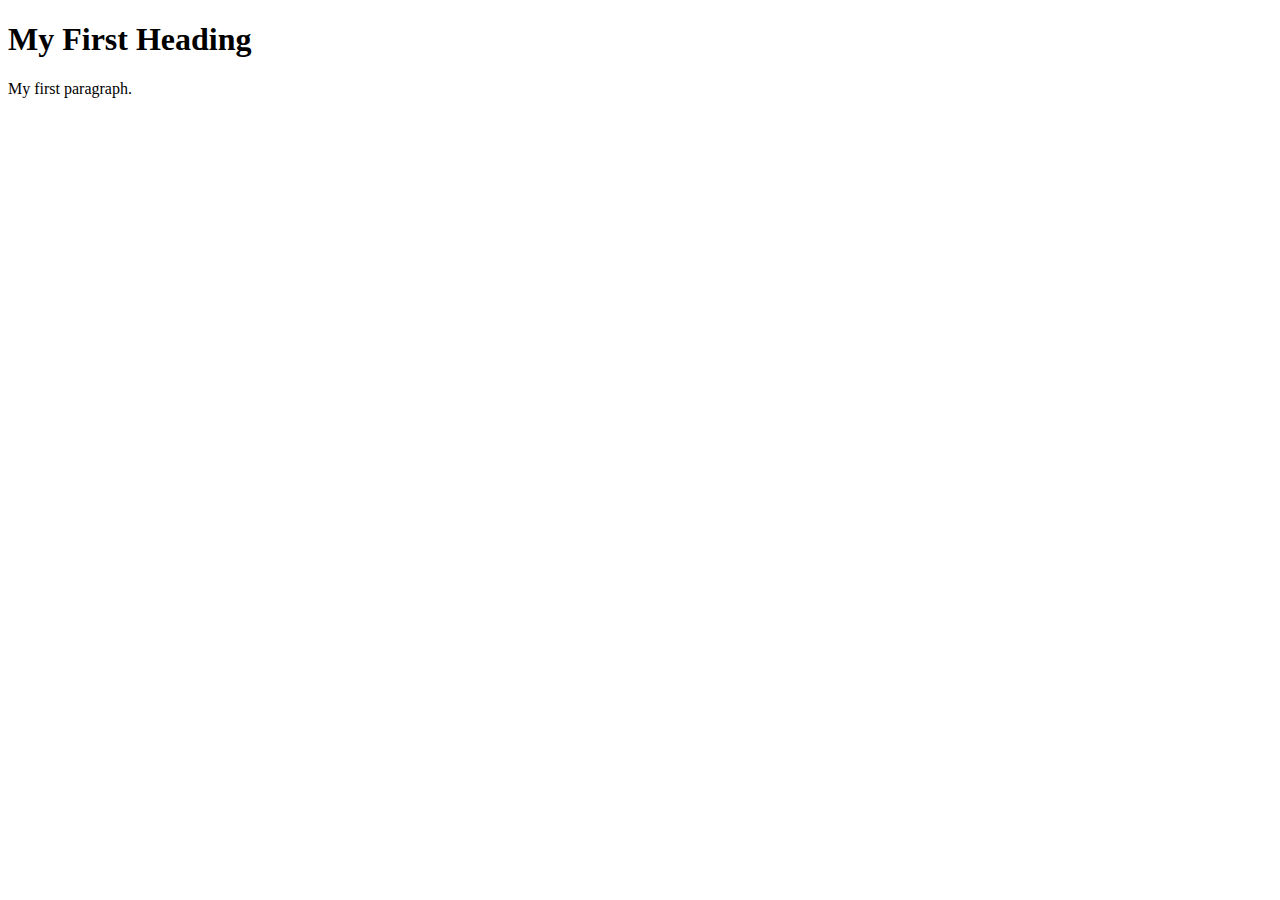
<file: Example1.html>
<!DOCTYPE html>
<html>

<!-- Richard Davies, Data Science -->

<!-- Commenting you code is vital, vital, vital -->
<!-- This is how you add comments to HTML -->

<!-- You can also include
multi - line comments
if you find that useful -->

<!-- To comment something out, use the short-cut CTRL & the "/" key (command + "/" on Mac)-->

<!-- HTML files have two fundamental parts. (1) The head, (2) The body -->

<!-- The head contains things that you do not see on the page -->

<head>
    <title>Page Title</title>
</head>

<!-- The body contains thigs you see -->
<!-- Most elements both open and close, with the content in the middle -->
<!-- Indenting is optional, but helps with readability -->
<body>
    <h1>My First Heading</h1>
    <p>My first paragraph.</p>
</body>
</html>
</file>
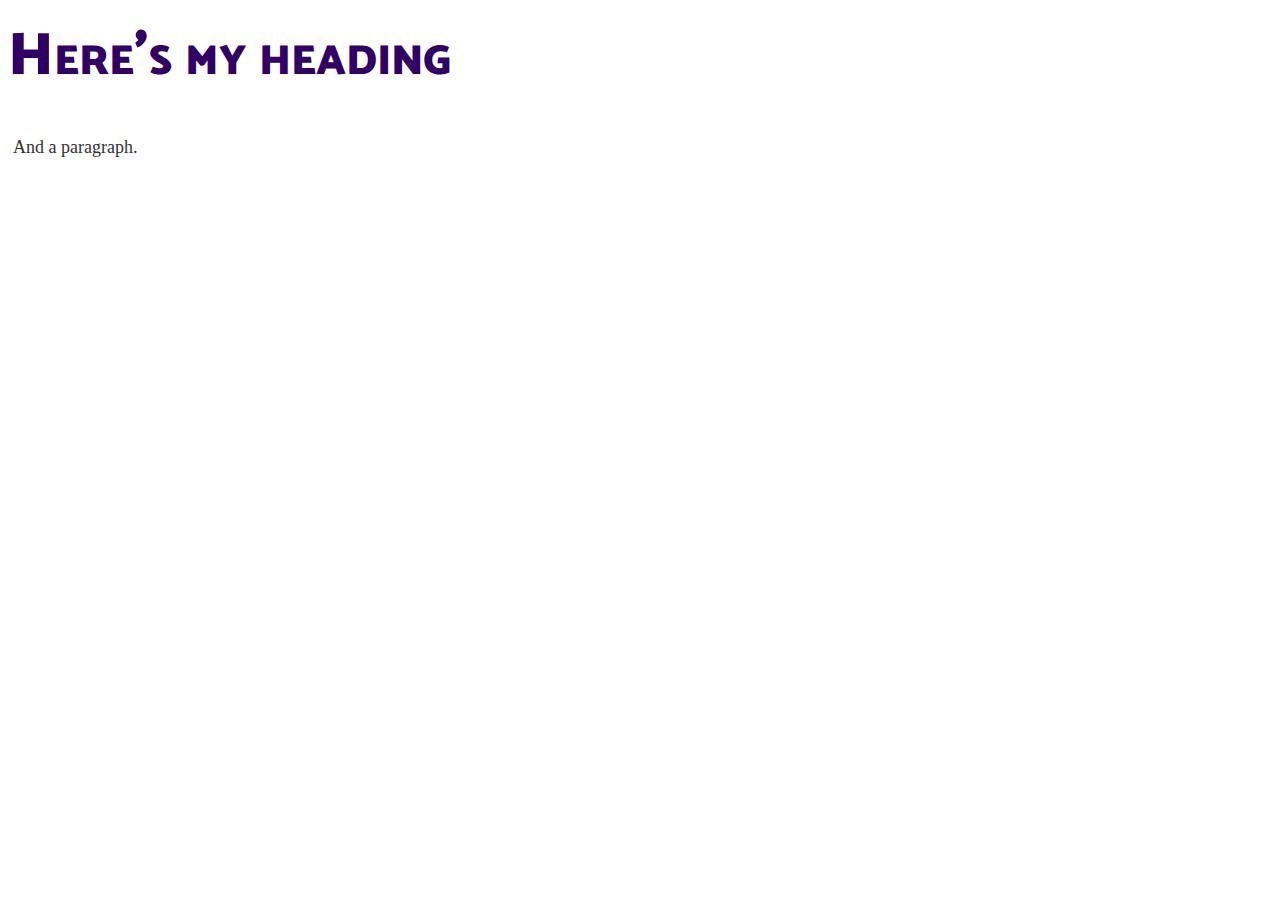
<file: Example2.html>
<!DOCTYPE html>

<!-- Richard Davies, Data Science -->

<html>

<head>
    <title>Richard's Second Example</title>

<!-- Link to my CSS file -->
<!-- The link needs to point to the CSS file, so it needs to be in the right place -->
    <link rel="stylesheet" href="Example2.css">
</head>


<body>

<h1>Here's my heading</h1>
<p>And a paragraph.</p>

</body>
</html>
</file>
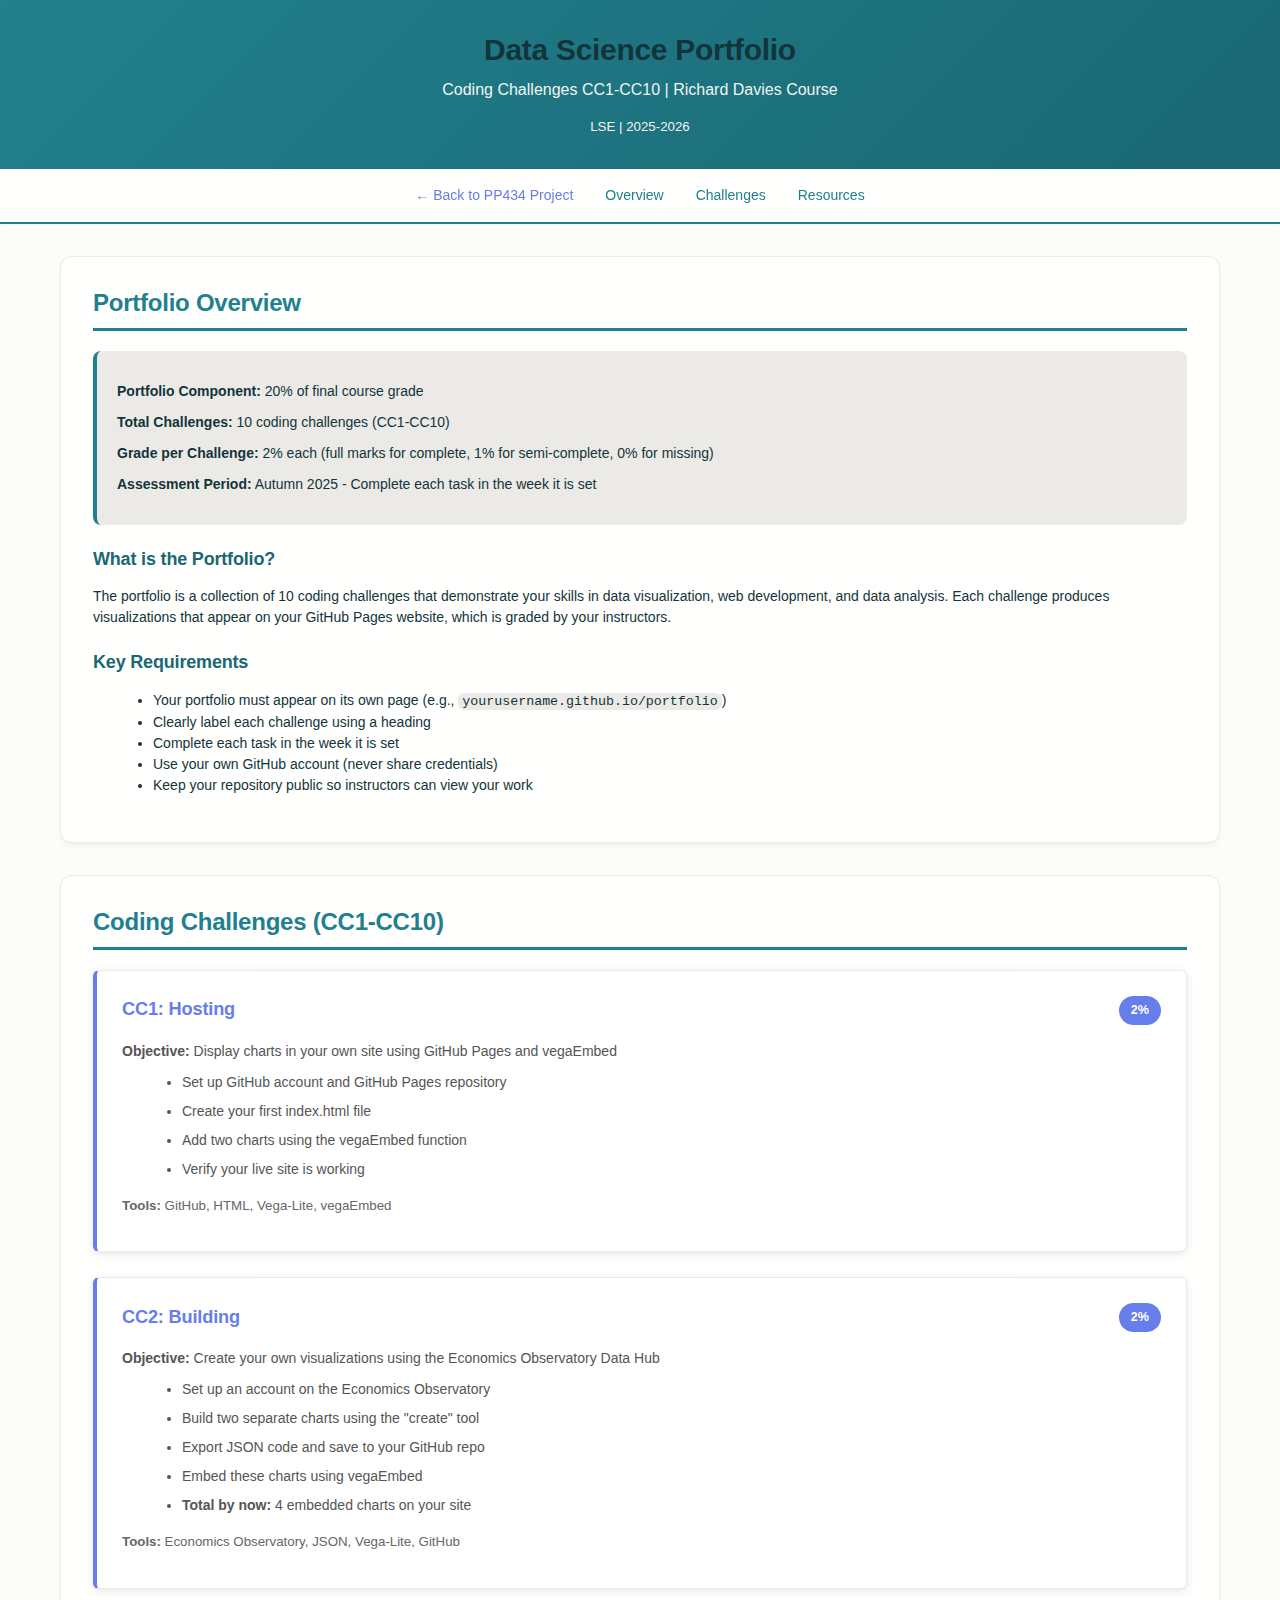
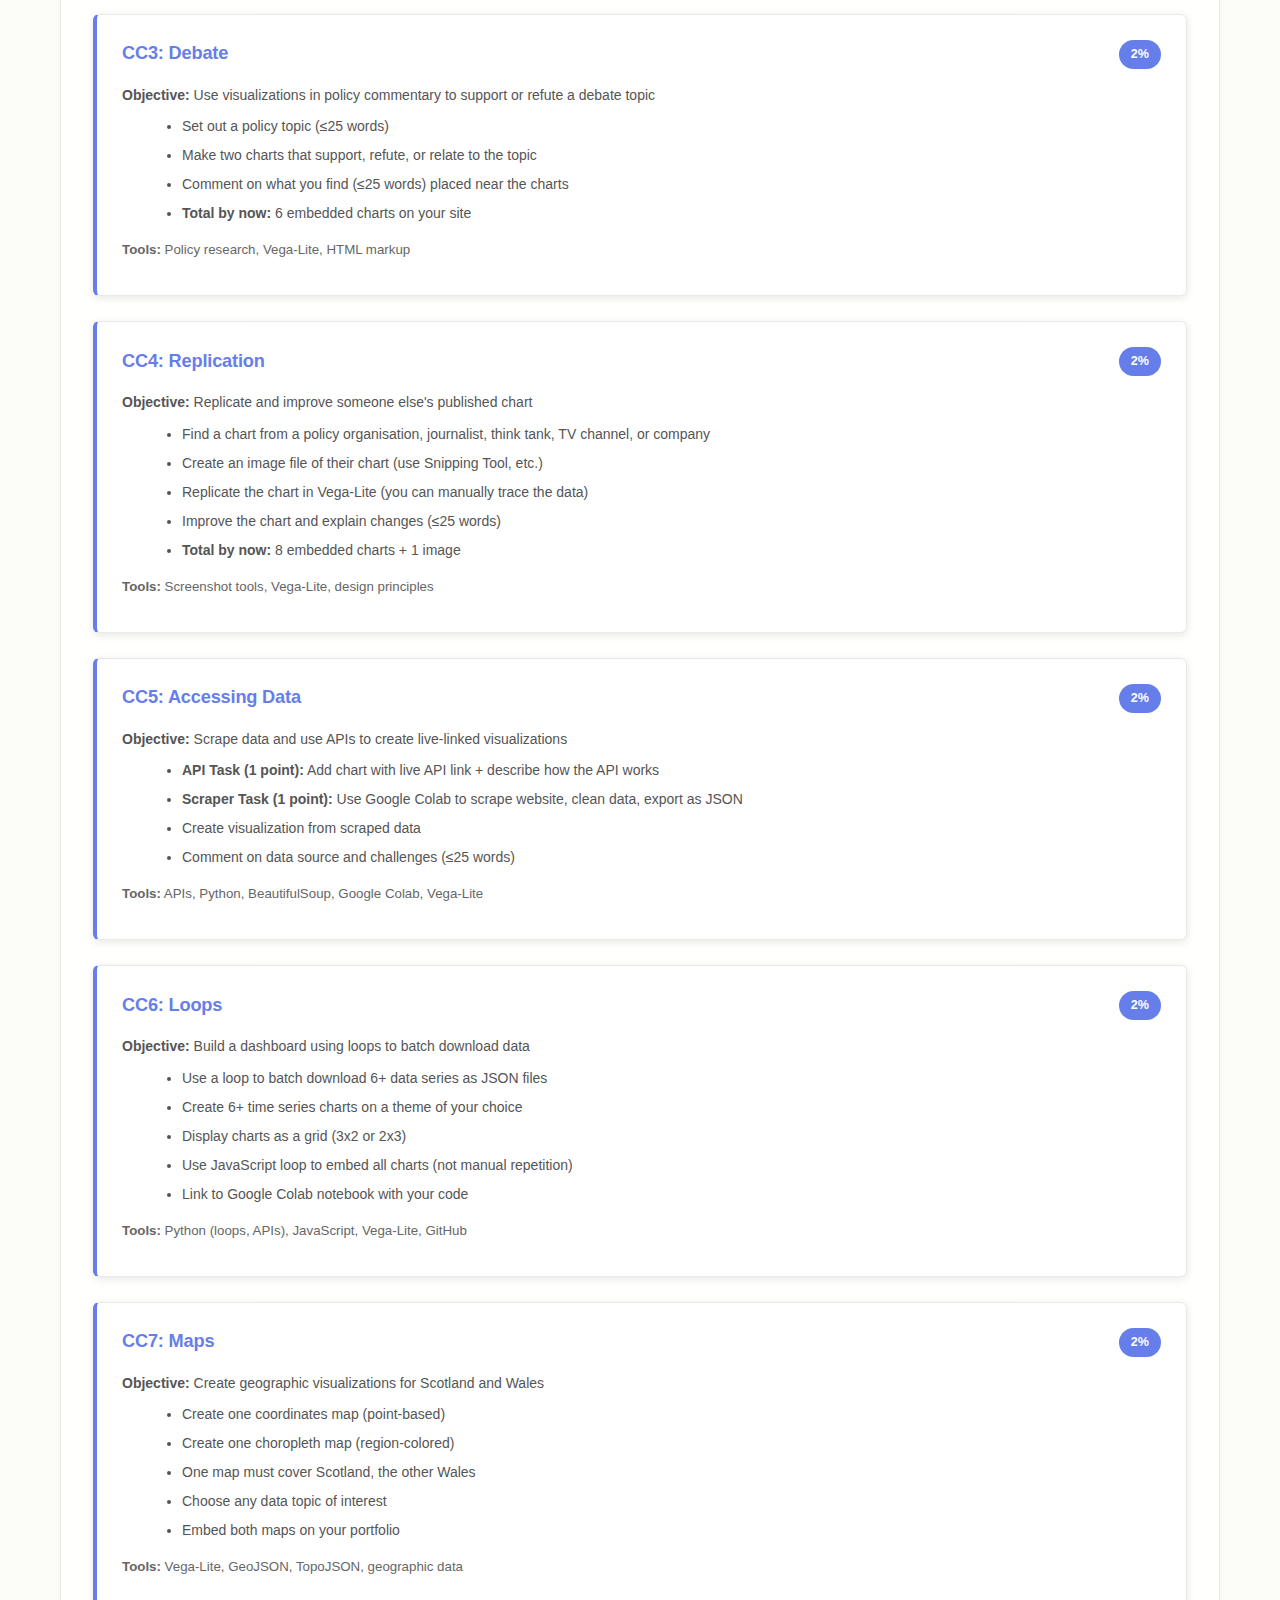
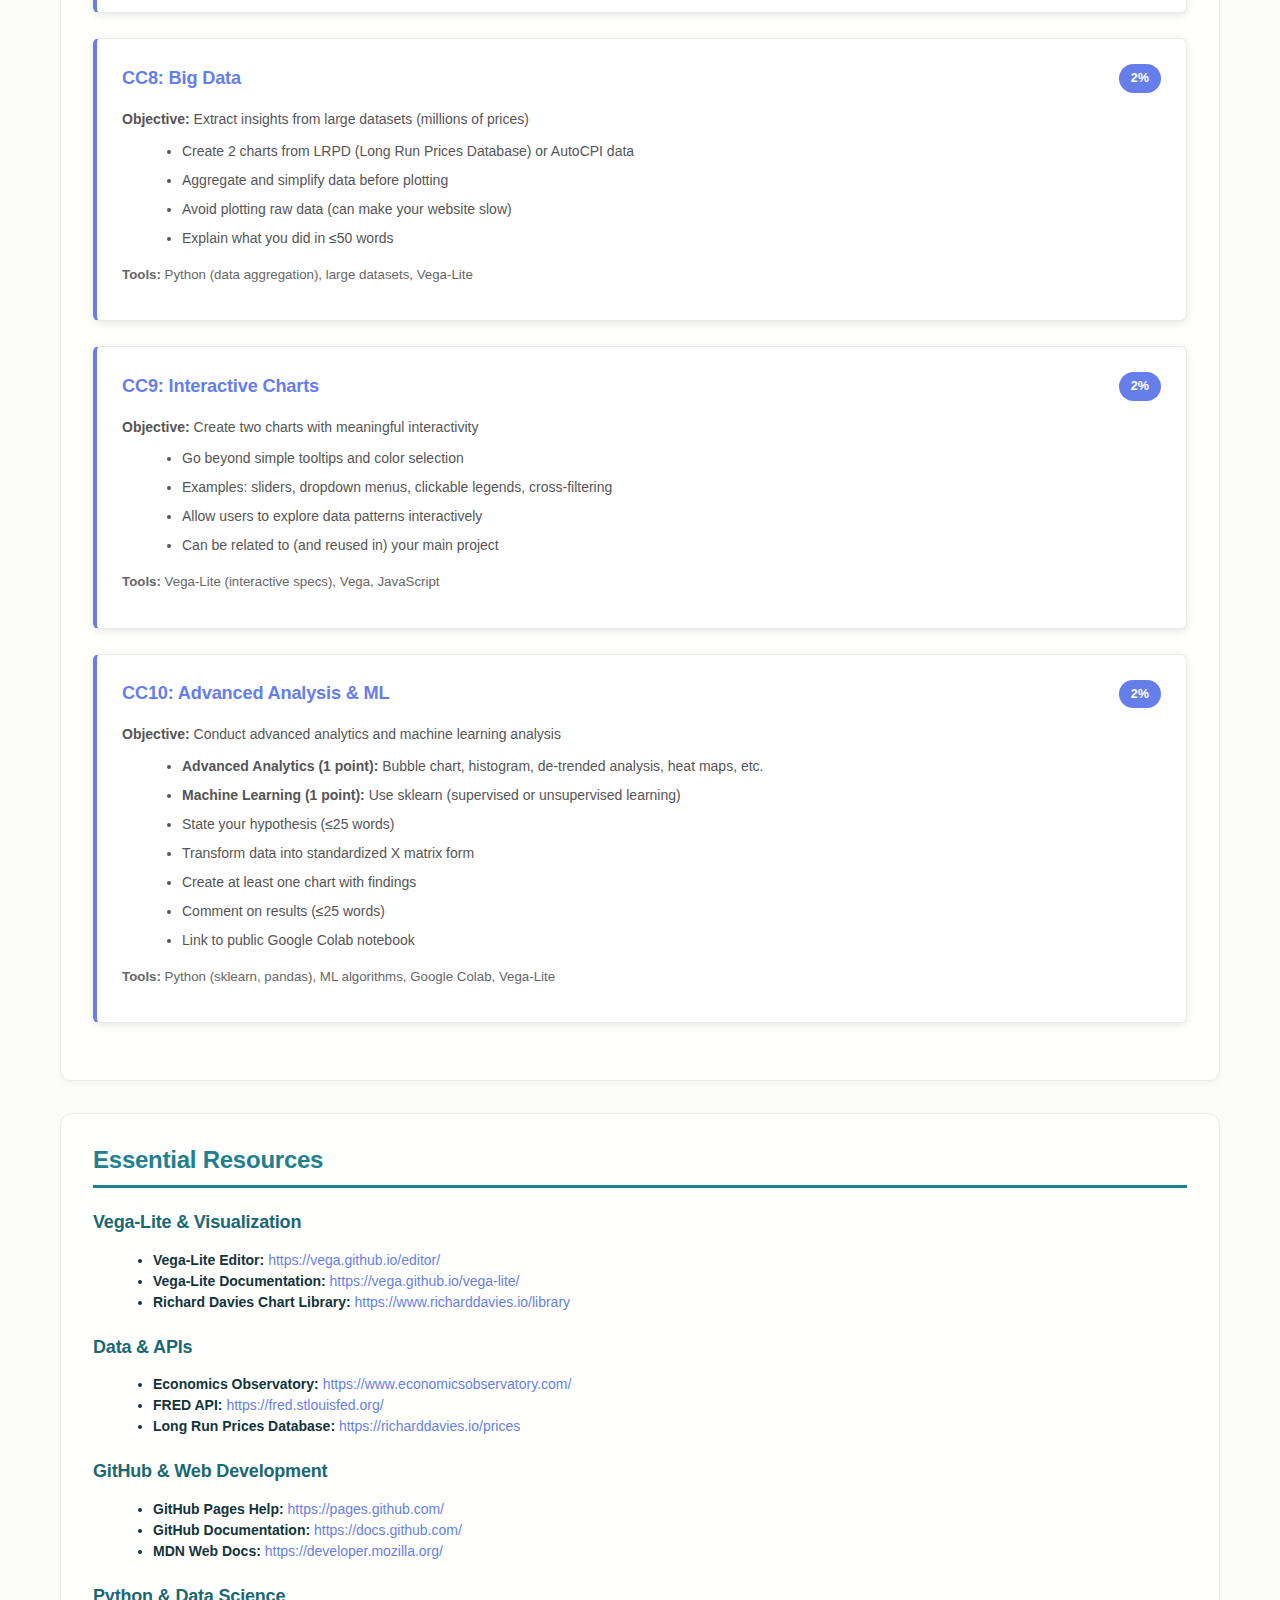
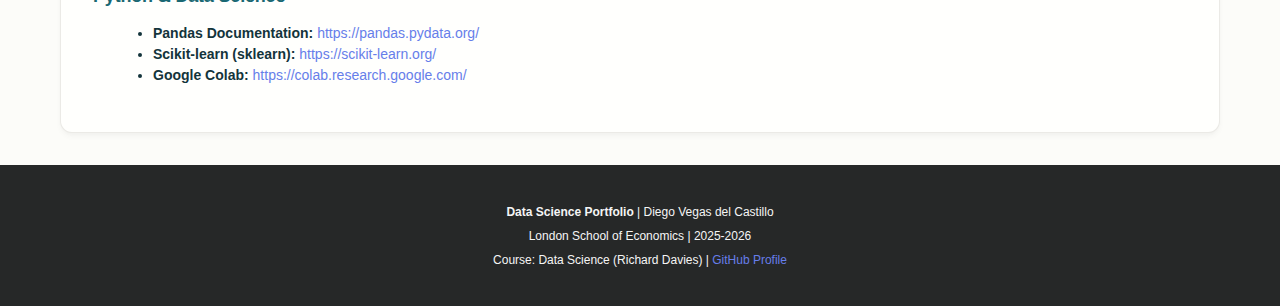
<file: pp434/portfolio.html>
<!DOCTYPE html>
<html lang="en">
<head>
    <meta charset="UTF-8">
    <meta name="viewport" content="width=device-width, initial-scale=1.0">
    <meta name="description" content="Data Science Portfolio - Coding Challenges CC1 to CC10">
    <title>Portfolio Tasks | CC1-CC10 | Data Science</title>
    
    <!-- External Stylesheet -->
    <link rel="stylesheet" type="text/css" href="CSS/index.css">
</head>
<body>
    <header>
        <h1>Data Science Portfolio</h1>
        <p>Coding Challenges CC1-CC10 | Richard Davies Course</p>
        <p style="font-size: 0.95em; margin-top: 15px;">LSE | 2025-2026</p>
    </header>
    
    <nav>
        <ul>
            <li><a href="index.html" style="color: #667eea; font-weight: 500;">← Back to PP434 Project</a></li>
            <li><a onclick="scrollToSection('intro')">Overview</a></li>
            <li><a onclick="scrollToSection('challenges')">Challenges</a></li>
            <li><a onclick="scrollToSection('resources')">Resources</a></li>
        </ul>
    </nav>
    
    <main>
        <!-- INTRODUCTION SECTION -->
        <section id="intro">
            <h2>Portfolio Overview</h2>
            <div class="intro-text">
                <p><strong>Portfolio Component:</strong> 20% of final course grade</p>
                <p><strong>Total Challenges:</strong> 10 coding challenges (CC1-CC10)</p>
                <p><strong>Grade per Challenge:</strong> 2% each (full marks for complete, 1% for semi-complete, 0% for missing)</p>
                <p><strong>Assessment Period:</strong> Autumn 2025 - Complete each task in the week it is set</p>
            </div>
            
            <h3>What is the Portfolio?</h3>
            <p>The portfolio is a collection of 10 coding challenges that demonstrate your skills in data visualization, web development, and data analysis. Each challenge produces visualizations that appear on your GitHub Pages website, which is graded by your instructors.</p>
            
            <h3>Key Requirements</h3>
            <ul style="margin-left: 20px; margin-top: 15px;">
                <li>Your portfolio must appear on its own page (e.g., <code>yourusername.github.io/portfolio</code>)</li>
                <li>Clearly label each challenge using a heading</li>
                <li>Complete each task in the week it is set</li>
                <li>Use your own GitHub account (never share credentials)</li>
                <li>Keep your repository public so instructors can view your work</li>
            </ul>
        </section>
        
        <!-- CHALLENGES SECTION -->
        <section id="challenges">
            <h2>Coding Challenges (CC1-CC10)</h2>
            
            <!-- CC1 -->
            <div class="portfolio-card">
                <div class="cc-header">
                    <h3>CC1: Hosting</h3>
                    <span class="cc-grade">2%</span>
                </div>
                <p><strong>Objective:</strong> Display charts in your own site using GitHub Pages and vegaEmbed</p>
                <ul style="margin-left: 20px; margin-top: 10px;">
                    <li>Set up GitHub account and GitHub Pages repository</li>
                    <li>Create your first index.html file</li>
                    <li>Add two charts using the vegaEmbed function</li>
                    <li>Verify your live site is working</li>
                </ul>
                <p style="margin-top: 15px; color: #666; font-size: 0.95em;"><strong>Tools:</strong> GitHub, HTML, Vega-Lite, vegaEmbed</p>
            </div>
            
            <!-- CC2 -->
            <div class="portfolio-card">
                <div class="cc-header">
                    <h3>CC2: Building</h3>
                    <span class="cc-grade">2%</span>
                </div>
                <p><strong>Objective:</strong> Create your own visualizations using the Economics Observatory Data Hub</p>
                <ul style="margin-left: 20px; margin-top: 10px;">
                    <li>Set up an account on the Economics Observatory</li>
                    <li>Build two separate charts using the "create" tool</li>
                    <li>Export JSON code and save to your GitHub repo</li>
                    <li>Embed these charts using vegaEmbed</li>
                    <li><strong>Total by now:</strong> 4 embedded charts on your site</li>
                </ul>
                <p style="margin-top: 15px; color: #666; font-size: 0.95em;"><strong>Tools:</strong> Economics Observatory, JSON, Vega-Lite, GitHub</p>
            </div>
            
            <!-- CC3 -->
            <div class="portfolio-card">
                <div class="cc-header">
                    <h3>CC3: Debate</h3>
                    <span class="cc-grade">2%</span>
                </div>
                <p><strong>Objective:</strong> Use visualizations in policy commentary to support or refute a debate topic</p>
                <ul style="margin-left: 20px; margin-top: 10px;">
                    <li>Set out a policy topic (≤25 words)</li>
                    <li>Make two charts that support, refute, or relate to the topic</li>
                    <li>Comment on what you find (≤25 words) placed near the charts</li>
                    <li><strong>Total by now:</strong> 6 embedded charts on your site</li>
                </ul>
                <p style="margin-top: 15px; color: #666; font-size: 0.95em;"><strong>Tools:</strong> Policy research, Vega-Lite, HTML markup</p>
            </div>
            
            <!-- CC4 -->
            <div class="portfolio-card">
                <div class="cc-header">
                    <h3>CC4: Replication</h3>
                    <span class="cc-grade">2%</span>
                </div>
                <p><strong>Objective:</strong> Replicate and improve someone else's published chart</p>
                <ul style="margin-left: 20px; margin-top: 10px;">
                    <li>Find a chart from a policy organisation, journalist, think tank, TV channel, or company</li>
                    <li>Create an image file of their chart (use Snipping Tool, etc.)</li>
                    <li>Replicate the chart in Vega-Lite (you can manually trace the data)</li>
                    <li>Improve the chart and explain changes (≤25 words)</li>
                    <li><strong>Total by now:</strong> 8 embedded charts + 1 image</li>
                </ul>
                <p style="margin-top: 15px; color: #666; font-size: 0.95em;"><strong>Tools:</strong> Screenshot tools, Vega-Lite, design principles</p>
            </div>
            
            <!-- CC5 -->
            <div class="portfolio-card">
                <div class="cc-header">
                    <h3>CC5: Accessing Data</h3>
                    <span class="cc-grade">2%</span>
                </div>
                <p><strong>Objective:</strong> Scrape data and use APIs to create live-linked visualizations</p>
                <ul style="margin-left: 20px; margin-top: 10px;">
                    <li><strong>API Task (1 point):</strong> Add chart with live API link + describe how the API works</li>
                    <li><strong>Scraper Task (1 point):</strong> Use Google Colab to scrape website, clean data, export as JSON</li>
                    <li>Create visualization from scraped data</li>
                    <li>Comment on data source and challenges (≤25 words)</li>
                </ul>
                <p style="margin-top: 15px; color: #666; font-size: 0.95em;"><strong>Tools:</strong> APIs, Python, BeautifulSoup, Google Colab, Vega-Lite</p>
            </div>
            
            <!-- CC6 -->
            <div class="portfolio-card">
                <div class="cc-header">
                    <h3>CC6: Loops</h3>
                    <span class="cc-grade">2%</span>
                </div>
                <p><strong>Objective:</strong> Build a dashboard using loops to batch download data</p>
                <ul style="margin-left: 20px; margin-top: 10px;">
                    <li>Use a loop to batch download 6+ data series as JSON files</li>
                    <li>Create 6+ time series charts on a theme of your choice</li>
                    <li>Display charts as a grid (3x2 or 2x3)</li>
                    <li>Use JavaScript loop to embed all charts (not manual repetition)</li>
                    <li>Link to Google Colab notebook with your code</li>
                </ul>
                <p style="margin-top: 15px; color: #666; font-size: 0.95em;"><strong>Tools:</strong> Python (loops, APIs), JavaScript, Vega-Lite, GitHub</p>
            </div>
            
            <!-- CC7 -->
            <div class="portfolio-card">
                <div class="cc-header">
                    <h3>CC7: Maps</h3>
                    <span class="cc-grade">2%</span>
                </div>
                <p><strong>Objective:</strong> Create geographic visualizations for Scotland and Wales</p>
                <ul style="margin-left: 20px; margin-top: 10px;">
                    <li>Create one coordinates map (point-based)</li>
                    <li>Create one choropleth map (region-colored)</li>
                    <li>One map must cover Scotland, the other Wales</li>
                    <li>Choose any data topic of interest</li>
                    <li>Embed both maps on your portfolio</li>
                </ul>
                <p style="margin-top: 15px; color: #666; font-size: 0.95em;"><strong>Tools:</strong> Vega-Lite, GeoJSON, TopoJSON, geographic data</p>
            </div>
            
            <!-- CC8 -->
            <div class="portfolio-card">
                <div class="cc-header">
                    <h3>CC8: Big Data</h3>
                    <span class="cc-grade">2%</span>
                </div>
                <p><strong>Objective:</strong> Extract insights from large datasets (millions of prices)</p>
                <ul style="margin-left: 20px; margin-top: 10px;">
                    <li>Create 2 charts from LRPD (Long Run Prices Database) or AutoCPI data</li>
                    <li>Aggregate and simplify data before plotting</li>
                    <li>Avoid plotting raw data (can make your website slow)</li>
                    <li>Explain what you did in ≤50 words</li>
                </ul>
                <p style="margin-top: 15px; color: #666; font-size: 0.95em;"><strong>Tools:</strong> Python (data aggregation), large datasets, Vega-Lite</p>
            </div>
            
            <!-- CC9 -->
            <div class="portfolio-card">
                <div class="cc-header">
                    <h3>CC9: Interactive Charts</h3>
                    <span class="cc-grade">2%</span>
                </div>
                <p><strong>Objective:</strong> Create two charts with meaningful interactivity</p>
                <ul style="margin-left: 20px; margin-top: 10px;">
                    <li>Go beyond simple tooltips and color selection</li>
                    <li>Examples: sliders, dropdown menus, clickable legends, cross-filtering</li>
                    <li>Allow users to explore data patterns interactively</li>
                    <li>Can be related to (and reused in) your main project</li>
                </ul>
                <p style="margin-top: 15px; color: #666; font-size: 0.95em;"><strong>Tools:</strong> Vega-Lite (interactive specs), Vega, JavaScript</p>
            </div>
            
            <!-- CC10 -->
            <div class="portfolio-card">
                <div class="cc-header">
                    <h3>CC10: Advanced Analysis & ML</h3>
                    <span class="cc-grade">2%</span>
                </div>
                <p><strong>Objective:</strong> Conduct advanced analytics and machine learning analysis</p>
                <ul style="margin-left: 20px; margin-top: 10px;">
                    <li><strong>Advanced Analytics (1 point):</strong> Bubble chart, histogram, de-trended analysis, heat maps, etc.</li>
                    <li><strong>Machine Learning (1 point):</strong> Use sklearn (supervised or unsupervised learning)</li>
                    <li>State your hypothesis (≤25 words)</li>
                    <li>Transform data into standardized X matrix form</li>
                    <li>Create at least one chart with findings</li>
                    <li>Comment on results (≤25 words)</li>
                    <li>Link to public Google Colab notebook</li>
                </ul>
                <p style="margin-top: 15px; color: #666; font-size: 0.95em;"><strong>Tools:</strong> Python (sklearn, pandas), ML algorithms, Google Colab, Vega-Lite</p>
            </div>
        </section>
        
        <!-- RESOURCES SECTION -->
        <section id="resources">
            <h2>Essential Resources</h2>
            
            <h3>Vega-Lite & Visualization</h3>
            <ul style="margin-left: 20px; margin-top: 10px;">
                <li><strong>Vega-Lite Editor:</strong> <a href="https://vega.github.io/editor/" target="_blank" style="color: #667eea;">https://vega.github.io/editor/</a></li>
                <li><strong>Vega-Lite Documentation:</strong> <a href="https://vega.github.io/vega-lite/" target="_blank" style="color: #667eea;">https://vega.github.io/vega-lite/</a></li>
                <li><strong>Richard Davies Chart Library:</strong> <a href="https://www.richarddavies.io/library" target="_blank" style="color: #667eea;">https://www.richarddavies.io/library</a></li>
            </ul>
            
            <h3>Data & APIs</h3>
            <ul style="margin-left: 20px; margin-top: 15px;">
                <li><strong>Economics Observatory:</strong> <a href="https://www.economicsobservatory.com/" target="_blank" style="color: #667eea;">https://www.economicsobservatory.com/</a></li>
                <li><strong>FRED API:</strong> <a href="https://fred.stlouisfed.org/" target="_blank" style="color: #667eea;">https://fred.stlouisfed.org/</a></li>
                <li><strong>Long Run Prices Database:</strong> <a href="https://richarddavies.io/prices" target="_blank" style="color: #667eea;">https://richarddavies.io/prices</a></li>
            </ul>
            
            <h3>GitHub & Web Development</h3>
            <ul style="margin-left: 20px; margin-top: 15px;">
                <li><strong>GitHub Pages Help:</strong> <a href="https://pages.github.com/" target="_blank" style="color: #667eea;">https://pages.github.com/</a></li>
                <li><strong>GitHub Documentation:</strong> <a href="https://docs.github.com/" target="_blank" style="color: #667eea;">https://docs.github.com/</a></li>
                <li><strong>MDN Web Docs:</strong> <a href="https://developer.mozilla.org/" target="_blank" style="color: #667eea;">https://developer.mozilla.org/</a></li>
            </ul>
            
            <h3>Python & Data Science</h3>
            <ul style="margin-left: 20px; margin-top: 15px;">
                <li><strong>Pandas Documentation:</strong> <a href="https://pandas.pydata.org/" target="_blank" style="color: #667eea;">https://pandas.pydata.org/</a></li>
                <li><strong>Scikit-learn (sklearn):</strong> <a href="https://scikit-learn.org/" target="_blank" style="color: #667eea;">https://scikit-learn.org/</a></li>
                <li><strong>Google Colab:</strong> <a href="https://colab.research.google.com/" target="_blank" style="color: #667eea;">https://colab.research.google.com/</a></li>
            </ul>
        </section>
    </main>
    
    <footer>
        <p><strong>Data Science Portfolio</strong> | Diego Vegas del Castillo</p>
        <p>London School of Economics | 2025-2026</p>
        <p>Course: Data Science (Richard Davies) | <a href="https://github.com/dvegasdelcastillo" style="color: #667eea;">GitHub Profile</a></p>
    </footer>
    
    <script>
        function scrollToSection(sectionId) {
            const element = document.getElementById(sectionId);
            if (element) {
                element.scrollIntoView({ behavior: 'smooth' });
            }
        }
    </script>

    <style>
        .cc-header {
            display: flex;
            align-items: center;
            justify-content: space-between;
            margin-bottom: 15px;
        }

        .cc-header h3 {
            margin: 0;
            color: #667eea;
            font-size: 1.3em;
        }

        .cc-grade {
            background: #667eea;
            color: white;
            padding: 5px 12px;
            border-radius: 20px;
            font-weight: 600;
            font-size: 0.9em;
        }

        .portfolio-card {
            background: white;
            border-left: 4px solid #667eea;
            padding: 25px;
            margin-bottom: 25px;
            border-radius: 6px;
            box-shadow: 0 2px 8px rgba(0,0,0,0.1);
        }

        .portfolio-card p {
            margin: 10px 0;
            color: #555;
            line-height: 1.6;
        }

        .portfolio-card ul li {
            margin: 8px 0;
            color: #555;
        }

        @media (max-width: 768px) {
            .cc-header {
                flex-direction: column;
                align-items: flex-start;
            }

            .cc-grade {
                margin-top: 10px;
            }
        }
    </style>
</body>
</html>
</file>
<file: Example2.css>
/* Richard Davies */
/* Data Science */

/* This is a comment in CSS */

/* This is a 
multi line comment */

/* CSS files can be used to access e.g. fonts */
@import url('https://fonts.googleapis.com/css2?family=Catamaran:wght@900&display=swap');


/* Format my paragraph */
p {
	font-size: 18px;
	margin: 5px 5px;
	line-height: 22.4px;
	color: #323232;
}

/* Format my heading */
h1 {
	font-family: "Catamaran";
	font-variant: small-caps;
	font-size: 60px;
	color: #320064;
	font-weight: 900;
	margin: 0px 0px 30px 0px;
}
</file>
<file: pp434/CSS/index.css>
:root {
  /* Primitive Color Tokens */
  --color-white: rgba(255, 255, 255, 1);
  --color-black: rgba(0, 0, 0, 1);
  --color-cream-50: rgba(252, 252, 249, 1);
  --color-cream-100: rgba(255, 255, 253, 1);
  --color-gray-200: rgba(245, 245, 245, 1);
  --color-gray-300: rgba(167, 169, 169, 1);
  --color-gray-400: rgba(119, 124, 124, 1);
  --color-slate-500: rgba(98, 108, 113, 1);
  --color-brown-600: rgba(94, 82, 64, 1);
  --color-charcoal-700: rgba(31, 33, 33, 1);
  --color-charcoal-800: rgba(38, 40, 40, 1);
  --color-slate-900: rgba(19, 52, 59, 1);
  --color-teal-300: rgba(50, 184, 198, 1);
  --color-teal-400: rgba(45, 166, 178, 1);
  --color-teal-500: rgba(33, 128, 141, 1);
  --color-teal-600: rgba(29, 116, 128, 1);
  --color-teal-700: rgba(26, 104, 115, 1);
  --color-teal-800: rgba(41, 150, 161, 1);
  --color-red-400: rgba(255, 84, 89, 1);
  --color-red-500: rgba(192, 21, 47, 1);
  --color-orange-400: rgba(230, 129, 97, 1);
  --color-orange-500: rgba(168, 75, 47, 1);

  /* RGB versions for opacity control */
  --color-brown-600-rgb: 94, 82, 64;
  --color-teal-500-rgb: 33, 128, 141;
  --color-slate-900-rgb: 19, 52, 59;
  --color-slate-500-rgb: 98, 108, 113;
  --color-red-500-rgb: 192, 21, 47;
  --color-red-400-rgb: 255, 84, 89;
  --color-orange-500-rgb: 168, 75, 47;
  --color-orange-400-rgb: 230, 129, 97;

  /* Background color tokens (Light Mode) */
  --color-bg-1: rgba(59, 130, 246, 0.08); /* Light blue */
  --color-bg-2: rgba(245, 158, 11, 0.08); /* Light yellow */
  --color-bg-3: rgba(34, 197, 94, 0.08); /* Light green */
  --color-bg-4: rgba(239, 68, 68, 0.08); /* Light red */
  --color-bg-5: rgba(147, 51, 234, 0.08); /* Light purple */
  --color-bg-6: rgba(249, 115, 22, 0.08); /* Light orange */
  --color-bg-7: rgba(236, 72, 153, 0.08); /* Light pink */
  --color-bg-8: rgba(6, 182, 212, 0.08); /* Light cyan */

  /* Semantic Color Tokens (Light Mode) */
  --color-background: var(--color-cream-50);
  --color-surface: var(--color-cream-100);
  --color-text: var(--color-slate-900);
  --color-text-secondary: var(--color-slate-500);
  --color-primary: var(--color-teal-500);
  --color-primary-hover: var(--color-teal-600);
  --color-primary-active: var(--color-teal-700);
  --color-secondary: rgba(var(--color-brown-600-rgb), 0.12);
  --color-secondary-hover: rgba(var(--color-brown-600-rgb), 0.2);
  --color-secondary-active: rgba(var(--color-brown-600-rgb), 0.25);
  --color-border: rgba(var(--color-brown-600-rgb), 0.2);
  --color-btn-primary-text: var(--color-cream-50);
  --color-card-border: rgba(var(--color-brown-600-rgb), 0.12);
  --color-card-border-inner: rgba(var(--color-brown-600-rgb), 0.12);
  --color-error: var(--color-red-500);
  --color-success: var(--color-teal-500);
  --color-warning: var(--color-orange-500);
  --color-info: var(--color-slate-500);
  --color-focus-ring: rgba(var(--color-teal-500-rgb), 0.4);
  --color-select-caret: rgba(var(--color-slate-900-rgb), 0.8);

  /* Common style patterns */
  --focus-ring: 0 0 0 3px var(--color-focus-ring);
  --focus-outline: 2px solid var(--color-primary);
  --status-bg-opacity: 0.15;
  --status-border-opacity: 0.25;
  --select-caret-light: url("data:image/svg+xml,%3Csvg xmlns='http://www.w3.org/2000/svg' width='16' height='16' viewBox='0 0 24 24' fill='none' stroke='%23134252' stroke-width='2' stroke-linecap='round' stroke-linejoin='round'%3E%3Cpolyline points='6 9 12 15 18 9'%3E%3C/polyline%3E%3C/svg%3E");
  --select-caret-dark: url("data:image/svg+xml,%3Csvg xmlns='http://www.w3.org/2000/svg' width='16' height='16' viewBox='0 0 24 24' fill='none' stroke='%23f5f5f5' stroke-width='2' stroke-linecap='round' stroke-linejoin='round'%3E%3Cpolyline points='6 9 12 15 18 9'%3E%3C/polyline%3E%3C/svg%3E");

  /* RGB versions for opacity control */
  --color-success-rgb: 33, 128, 141;
  --color-error-rgb: 192, 21, 47;
  --color-warning-rgb: 168, 75, 47;
  --color-info-rgb: 98, 108, 113;

  /* Typography */
  --font-family-base: "FKGroteskNeue", "Geist", "Inter", -apple-system,
    BlinkMacSystemFont, "Segoe UI", Roboto, sans-serif;
  --font-family-mono: "Berkeley Mono", ui-monospace, SFMono-Regular, Menlo,
    Monaco, Consolas, monospace;
  --font-size-xs: 11px;
  --font-size-sm: 12px;
  --font-size-base: 14px;
  --font-size-md: 14px;
  --font-size-lg: 16px;
  --font-size-xl: 18px;
  --font-size-2xl: 20px;
  --font-size-3xl: 24px;
  --font-size-4xl: 30px;
  --font-weight-normal: 400;
  --font-weight-medium: 500;
  --font-weight-semibold: 550;
  --font-weight-bold: 600;
  --line-height-tight: 1.2;
  --line-height-normal: 1.5;
  --letter-spacing-tight: -0.01em;

  /* Spacing */
  --space-0: 0;
  --space-1: 1px;
  --space-2: 2px;
  --space-4: 4px;
  --space-6: 6px;
  --space-8: 8px;
  --space-10: 10px;
  --space-12: 12px;
  --space-16: 16px;
  --space-20: 20px;
  --space-24: 24px;
  --space-32: 32px;

  /* Border Radius */
  --radius-sm: 6px;
  --radius-base: 8px;
  --radius-md: 10px;
  --radius-lg: 12px;
  --radius-full: 9999px;

  /* Shadows */
  --shadow-xs: 0 1px 2px rgba(0, 0, 0, 0.02);
  --shadow-sm: 0 1px 3px rgba(0, 0, 0, 0.04), 0 1px 2px rgba(0, 0, 0, 0.02);
  --shadow-md: 0 4px 6px -1px rgba(0, 0, 0, 0.04),
    0 2px 4px -1px rgba(0, 0, 0, 0.02);
  --shadow-lg: 0 10px 15px -3px rgba(0, 0, 0, 0.04),
    0 4px 6px -2px rgba(0, 0, 0, 0.02);
  --shadow-inset-sm: inset 0 1px 0 rgba(255, 255, 255, 0.15),
    inset 0 -1px 0 rgba(0, 0, 0, 0.03);

  /* Animation */
  --duration-fast: 150ms;
  --duration-normal: 250ms;
  --ease-standard: cubic-bezier(0.16, 1, 0.3, 1);

  /* Layout */
  --container-sm: 640px;
  --container-md: 768px;
  --container-lg: 1024px;
  --container-xl: 1280px;
}

/* Dark mode colors */
@media (prefers-color-scheme: dark) {
  :root {
    /* RGB versions for opacity control (Dark Mode) */
    --color-gray-400-rgb: 119, 124, 124;
    --color-teal-300-rgb: 50, 184, 198;
    --color-gray-300-rgb: 167, 169, 169;
    --color-gray-200-rgb: 245, 245, 245;

    /* Background color tokens (Dark Mode) */
    --color-bg-1: rgba(29, 78, 216, 0.15); /* Dark blue */
    --color-bg-2: rgba(180, 83, 9, 0.15); /* Dark yellow */
    --color-bg-3: rgba(21, 128, 61, 0.15); /* Dark green */
    --color-bg-4: rgba(185, 28, 28, 0.15); /* Dark red */
    --color-bg-5: rgba(107, 33, 168, 0.15); /* Dark purple */
    --color-bg-6: rgba(194, 65, 12, 0.15); /* Dark orange */
    --color-bg-7: rgba(190, 24, 93, 0.15); /* Dark pink */
    --color-bg-8: rgba(8, 145, 178, 0.15); /* Dark cyan */

    /* Semantic Color Tokens (Dark Mode) */
    --color-background: var(--color-charcoal-700);
    --color-surface: var(--color-charcoal-800);
    --color-text: var(--color-gray-200);
    --color-text-secondary: rgba(var(--color-gray-300-rgb), 0.7);
    --color-primary: var(--color-teal-300);
    --color-primary-hover: var(--color-teal-400);
    --color-primary-active: var(--color-teal-800);
    --color-secondary: rgba(var(--color-gray-400-rgb), 0.15);
    --color-secondary-hover: rgba(var(--color-gray-400-rgb), 0.25);
    --color-secondary-active: rgba(var(--color-gray-400-rgb), 0.3);
    --color-border: rgba(var(--color-gray-400-rgb), 0.3);
    --color-error: var(--color-red-400);
    --color-success: var(--color-teal-300);
    --color-warning: var(--color-orange-400);
    --color-info: var(--color-gray-300);
    --color-focus-ring: rgba(var(--color-teal-300-rgb), 0.4);
    --color-btn-primary-text: var(--color-slate-900);
    --color-card-border: rgba(var(--color-gray-400-rgb), 0.2);
    --color-card-border-inner: rgba(var(--color-gray-400-rgb), 0.15);
    --shadow-inset-sm: inset 0 1px 0 rgba(255, 255, 255, 0.1),
      inset 0 -1px 0 rgba(0, 0, 0, 0.15);
    --button-border-secondary: rgba(var(--color-gray-400-rgb), 0.2);
    --color-border-secondary: rgba(var(--color-gray-400-rgb), 0.2);
    --color-select-caret: rgba(var(--color-gray-200-rgb), 0.8);

    /* Common style patterns - updated for dark mode */
    --focus-ring: 0 0 0 3px var(--color-focus-ring);
    --focus-outline: 2px solid var(--color-primary);
    --status-bg-opacity: 0.15;
    --status-border-opacity: 0.25;
    --select-caret-light: url("data:image/svg+xml,%3Csvg xmlns='http://www.w3.org/2000/svg' width='16' height='16' viewBox='0 0 24 24' fill='none' stroke='%23134252' stroke-width='2' stroke-linecap='round' stroke-linejoin='round'%3E%3Cpolyline points='6 9 12 15 18 9'%3E%3C/polyline%3E%3C/svg%3E");
    --select-caret-dark: url("data:image/svg+xml,%3Csvg xmlns='http://www.w3.org/2000/svg' width='16' height='16' viewBox='0 0 24 24' fill='none' stroke='%23f5f5f5' stroke-width='2' stroke-linecap='round' stroke-linejoin='round'%3E%3Cpolyline points='6 9 12 15 18 9'%3E%3C/polyline%3E%3C/svg%3E");

    /* RGB versions for dark mode */
    --color-success-rgb: var(--color-teal-300-rgb);
    --color-error-rgb: var(--color-red-400-rgb);
    --color-warning-rgb: var(--color-orange-400-rgb);
    --color-info-rgb: var(--color-gray-300-rgb);
  }
}

/* Data attribute for manual theme switching */
[data-color-scheme="dark"] {
  /* RGB versions for opacity control (dark mode) */
  --color-gray-400-rgb: 119, 124, 124;
  --color-teal-300-rgb: 50, 184, 198;
  --color-gray-300-rgb: 167, 169, 169;
  --color-gray-200-rgb: 245, 245, 245;

  /* Colorful background palette - Dark Mode */
  --color-bg-1: rgba(29, 78, 216, 0.15); /* Dark blue */
  --color-bg-2: rgba(180, 83, 9, 0.15); /* Dark yellow */
  --color-bg-3: rgba(21, 128, 61, 0.15); /* Dark green */
  --color-bg-4: rgba(185, 28, 28, 0.15); /* Dark red */
  --color-bg-5: rgba(107, 33, 168, 0.15); /* Dark purple */
  --color-bg-6: rgba(194, 65, 12, 0.15); /* Dark orange */
  --color-bg-7: rgba(190, 24, 93, 0.15); /* Dark pink */
  --color-bg-8: rgba(8, 145, 178, 0.15); /* Dark cyan */

  /* Semantic Color Tokens (Dark Mode) */
  --color-background: var(--color-charcoal-700);
  --color-surface: var(--color-charcoal-800);
  --color-text: var(--color-gray-200);
  --color-text-secondary: rgba(var(--color-gray-300-rgb), 0.7);
  --color-primary: var(--color-teal-300);
  --color-primary-hover: var(--color-teal-400);
  --color-primary-active: var(--color-teal-800);
  --color-secondary: rgba(var(--color-gray-400-rgb), 0.15);
  --color-secondary-hover: rgba(var(--color-gray-400-rgb), 0.25);
  --color-secondary-active: rgba(var(--color-gray-400-rgb), 0.3);
  --color-border: rgba(var(--color-gray-400-rgb), 0.3);
  --color-error: var(--color-red-400);
  --color-success: var(--color-teal-300);
  --color-warning: var(--color-orange-400);
  --color-info: var(--color-gray-300);
  --color-focus-ring: rgba(var(--color-teal-300-rgb), 0.4);
  --color-btn-primary-text: var(--color-slate-900);
  --color-card-border: rgba(var(--color-gray-400-rgb), 0.15);
  --color-card-border-inner: rgba(var(--color-gray-400-rgb), 0.15);
  --shadow-inset-sm: inset 0 1px 0 rgba(255, 255, 255, 0.1),
    inset 0 -1px 0 rgba(0, 0, 0, 0.15);
  --color-border-secondary: rgba(var(--color-gray-400-rgb), 0.2);
  --color-select-caret: rgba(var(--color-gray-200-rgb), 0.8);

  /* Common style patterns - updated for dark mode */
  --focus-ring: 0 0 0 3px var(--color-focus-ring);
  --focus-outline: 2px solid var(--color-primary);
  --status-bg-opacity: 0.15;
  --status-border-opacity: 0.25;
  --select-caret-light: url("data:image/svg+xml,%3Csvg xmlns='http://www.w3.org/2000/svg' width='16' height='16' viewBox='0 0 24 24' fill='none' stroke='%23134252' stroke-width='2' stroke-linecap='round' stroke-linejoin='round'%3E%3Cpolyline points='6 9 12 15 18 9'%3E%3C/polyline%3E%3C/svg%3E");
  --select-caret-dark: url("data:image/svg+xml,%3Csvg xmlns='http://www.w3.org/2000/svg' width='16' height='16' viewBox='0 0 24 24' fill='none' stroke='%23f5f5f5' stroke-width='2' stroke-linecap='round' stroke-linejoin='round'%3E%3Cpolyline points='6 9 12 15 18 9'%3E%3C/polyline%3E%3C/svg%3E");

  /* RGB versions for dark mode */
  --color-success-rgb: var(--color-teal-300-rgb);
  --color-error-rgb: var(--color-red-400-rgb);
  --color-warning-rgb: var(--color-orange-400-rgb);
  --color-info-rgb: var(--color-gray-300-rgb);
}

[data-color-scheme="light"] {
  /* RGB versions for opacity control (light mode) */
  --color-brown-600-rgb: 94, 82, 64;
  --color-teal-500-rgb: 33, 128, 141;
  --color-slate-900-rgb: 19, 52, 59;

  /* Semantic Color Tokens (Light Mode) */
  --color-background: var(--color-cream-50);
  --color-surface: var(--color-cream-100);
  --color-text: var(--color-slate-900);
  --color-text-secondary: var(--color-slate-500);
  --color-primary: var(--color-teal-500);
  --color-primary-hover: var(--color-teal-600);
  --color-primary-active: var(--color-teal-700);
  --color-secondary: rgba(var(--color-brown-600-rgb), 0.12);
  --color-secondary-hover: rgba(var(--color-brown-600-rgb), 0.2);
  --color-secondary-active: rgba(var(--color-brown-600-rgb), 0.25);
  --color-border: rgba(var(--color-brown-600-rgb), 0.2);
  --color-btn-primary-text: var(--color-cream-50);
  --color-card-border: rgba(var(--color-brown-600-rgb), 0.12);
  --color-card-border-inner: rgba(var(--color-brown-600-rgb), 0.12);
  --color-error: var(--color-red-500);
  --color-success: var(--color-teal-500);
  --color-warning: var(--color-orange-500);
  --color-info: var(--color-slate-500);
  --color-focus-ring: rgba(var(--color-teal-500-rgb), 0.4);

  /* RGB versions for light mode */
  --color-success-rgb: var(--color-teal-500-rgb);
  --color-error-rgb: var(--color-red-500-rgb);
  --color-warning-rgb: var(--color-orange-500-rgb);
  --color-info-rgb: var(--color-slate-500-rgb);
}

/* Base styles */
html {
  font-size: var(--font-size-base);
  font-family: var(--font-family-base);
  line-height: var(--line-height-normal);
  color: var(--color-text);
  background-color: var(--color-background);
  -webkit-font-smoothing: antialiased;
  box-sizing: border-box;
}

body {
  margin: 0;
  padding: 0;
}

*,
*::before,
*::after {
  box-sizing: inherit;
}

/* Typography */
h1,
h2,
h3,
h4,
h5,
h6 {
  margin: 0;
  font-weight: var(--font-weight-semibold);
  line-height: var(--line-height-tight);
  color: var(--color-text);
  letter-spacing: var(--letter-spacing-tight);
}

h1 {
  font-size: var(--font-size-4xl);
}
h2 {
  font-size: var(--font-size-3xl);
}
h3 {
  font-size: var(--font-size-2xl);
}
h4 {
  font-size: var(--font-size-xl);
}
h5 {
  font-size: var(--font-size-lg);
}
h6 {
  font-size: var(--font-size-md);
}

p {
  margin: 0 0 var(--space-16) 0;
}

a {
  color: var(--color-primary);
  text-decoration: none;
  transition: color var(--duration-fast) var(--ease-standard);
}

a:hover {
  color: var(--color-primary-hover);
}

code,
pre {
  font-family: var(--font-family-mono);
  font-size: calc(var(--font-size-base) * 0.95);
  background-color: var(--color-secondary);
  border-radius: var(--radius-sm);
}

code {
  padding: var(--space-1) var(--space-4);
}

pre {
  padding: var(--space-16);
  margin: var(--space-16) 0;
  overflow: auto;
  border: 1px solid var(--color-border);
}

pre code {
  background: none;
  padding: 0;
}

/* Buttons */
.btn {
  display: inline-flex;
  align-items: center;
  justify-content: center;
  padding: var(--space-8) var(--space-16);
  border-radius: var(--radius-base);
  font-size: var(--font-size-base);
  font-weight: 500;
  line-height: 1.5;
  cursor: pointer;
  transition: all var(--duration-normal) var(--ease-standard);
  border: none;
  text-decoration: none;
  position: relative;
}

.btn:focus-visible {
  outline: none;
  box-shadow: var(--focus-ring);
}

.btn--primary {
  background: var(--color-primary);
  color: var(--color-btn-primary-text);
}

.btn--primary:hover {
  background: var(--color-primary-hover);
}

.btn--primary:active {
  background: var(--color-primary-active);
}

.btn--secondary {
  background: var(--color-secondary);
  color: var(--color-text);
}

.btn--secondary:hover {
  background: var(--color-secondary-hover);
}

.btn--secondary:active {
  background: var(--color-secondary-active);
}

.btn--outline {
  background: transparent;
  border: 1px solid var(--color-border);
  color: var(--color-text);
}

.btn--outline:hover {
  background: var(--color-secondary);
}

.btn--sm {
  padding: var(--space-4) var(--space-12);
  font-size: var(--font-size-sm);
  border-radius: var(--radius-sm);
}

.btn--lg {
  padding: var(--space-10) var(--space-20);
  font-size: var(--font-size-lg);
  border-radius: var(--radius-md);
}

.btn--full-width {
  width: 100%;
}

.btn:disabled {
  opacity: 0.5;
  cursor: not-allowed;
}

/* Form elements */
.form-control {
  display: block;
  width: 100%;
  padding: var(--space-8) var(--space-12);
  font-size: var(--font-size-md);
  line-height: 1.5;
  color: var(--color-text);
  background-color: var(--color-surface);
  border: 1px solid var(--color-border);
  border-radius: var(--radius-base);
  transition: border-color var(--duration-fast) var(--ease-standard),
    box-shadow var(--duration-fast) var(--ease-standard);
}

textarea.form-control {
  font-family: var(--font-family-base);
  font-size: var(--font-size-base);
}

select.form-control {
  padding: var(--space-8) var(--space-12);
  -webkit-appearance: none;
  -moz-appearance: none;
  appearance: none;
  background-image: var(--select-caret-light);
  background-repeat: no-repeat;
  background-position: right var(--space-12) center;
  background-size: 16px;
  padding-right: var(--space-32);
}

/* Add a dark mode specific caret */
@media (prefers-color-scheme: dark) {
  select.form-control {
    background-image: var(--select-caret-dark);
  }
}

/* Also handle data-color-scheme */
[data-color-scheme="dark"] select.form-control {
  background-image: var(--select-caret-dark);
}

[data-color-scheme="light"] select.form-control {
  background-image: var(--select-caret-light);
}

.form-control:focus {
  border-color: var(--color-primary);
  outline: var(--focus-outline);
}

.form-label {
  display: block;
  margin-bottom: var(--space-8);
  font-weight: var(--font-weight-medium);
  font-size: var(--font-size-sm);
}

.form-group {
  margin-bottom: var(--space-16);
}

/* Card component */
.card {
  background-color: var(--color-surface);
  border-radius: var(--radius-lg);
  border: 1px solid var(--color-card-border);
  box-shadow: var(--shadow-sm);
  overflow: hidden;
  transition: box-shadow var(--duration-normal) var(--ease-standard);
}

.card:hover {
  box-shadow: var(--shadow-md);
}

.card__body {
  padding: var(--space-16);
}

.card__header,
.card__footer {
  padding: var(--space-16);
  border-bottom: 1px solid var(--color-card-border-inner);
}

/* Status indicators - simplified with CSS variables */
.status {
  display: inline-flex;
  align-items: center;
  padding: var(--space-6) var(--space-12);
  border-radius: var(--radius-full);
  font-weight: var(--font-weight-medium);
  font-size: var(--font-size-sm);
}

.status--success {
  background-color: rgba(
    var(--color-success-rgb, 33, 128, 141),
    var(--status-bg-opacity)
  );
  color: var(--color-success);
  border: 1px solid
    rgba(var(--color-success-rgb, 33, 128, 141), var(--status-border-opacity));
}

.status--error {
  background-color: rgba(
    var(--color-error-rgb, 192, 21, 47),
    var(--status-bg-opacity)
  );
  color: var(--color-error);
  border: 1px solid
    rgba(var(--color-error-rgb, 192, 21, 47), var(--status-border-opacity));
}

.status--warning {
  background-color: rgba(
    var(--color-warning-rgb, 168, 75, 47),
    var(--status-bg-opacity)
  );
  color: var(--color-warning);
  border: 1px solid
    rgba(var(--color-warning-rgb, 168, 75, 47), var(--status-border-opacity));
}

.status--info {
  background-color: rgba(
    var(--color-info-rgb, 98, 108, 113),
    var(--status-bg-opacity)
  );
  color: var(--color-info);
  border: 1px solid
    rgba(var(--color-info-rgb, 98, 108, 113), var(--status-border-opacity));
}

/* Container layout */
.container {
  width: 100%;
  margin-right: auto;
  margin-left: auto;
  padding-right: var(--space-16);
  padding-left: var(--space-16);
}

@media (min-width: 640px) {
  .container {
    max-width: var(--container-sm);
  }
}
@media (min-width: 768px) {
  .container {
    max-width: var(--container-md);
  }
}
@media (min-width: 1024px) {
  .container {
    max-width: var(--container-lg);
  }
}
@media (min-width: 1280px) {
  .container {
    max-width: var(--container-xl);
  }
}

/* Utility classes */
.flex {
  display: flex;
}
.flex-col {
  flex-direction: column;
}
.items-center {
  align-items: center;
}
.justify-center {
  justify-content: center;
}
.justify-between {
  justify-content: space-between;
}
.gap-4 {
  gap: var(--space-4);
}
.gap-8 {
  gap: var(--space-8);
}
.gap-16 {
  gap: var(--space-16);
}

.m-0 {
  margin: 0;
}
.mt-8 {
  margin-top: var(--space-8);
}
.mb-8 {
  margin-bottom: var(--space-8);
}
.mx-8 {
  margin-left: var(--space-8);
  margin-right: var(--space-8);
}
.my-8 {
  margin-top: var(--space-8);
  margin-bottom: var(--space-8);
}

.p-0 {
  padding: 0;
}
.py-8 {
  padding-top: var(--space-8);
  padding-bottom: var(--space-8);
}
.px-8 {
  padding-left: var(--space-8);
  padding-right: var(--space-8);
}
.py-16 {
  padding-top: var(--space-16);
  padding-bottom: var(--space-16);
}
.px-16 {
  padding-left: var(--space-16);
  padding-right: var(--space-16);
}

.block {
  display: block;
}
.hidden {
  display: none;
}

/* Accessibility */
.sr-only {
  position: absolute;
  width: 1px;
  height: 1px;
  padding: 0;
  margin: -1px;
  overflow: hidden;
  clip: rect(0, 0, 0, 0);
  white-space: nowrap;
  border-width: 0;
}

:focus-visible {
  outline: var(--focus-outline);
  outline-offset: 2px;
}

/* Dark mode specifics */
[data-color-scheme="dark"] .btn--outline {
  border: 1px solid var(--color-border-secondary);
}

@font-face {
  font-family: 'FKGroteskNeue';
  src: url('https://r2cdn.perplexity.ai/fonts/FKGroteskNeue.woff2')
    format('woff2');
}

/* END PERPLEXITY DESIGN SYSTEM */
```css
* {
    margin: 0;
    padding: 0;
    box-sizing: border-box;
}

body {
    font-family: var(--font-family-base);
    line-height: var(--line-height-normal);
    color: var(--color-text);
    background: var(--color-background);
    min-height: 100vh;
}

header {
    background: linear-gradient(135deg, var(--color-primary) 0%, var(--color-primary-active) 100%);
    color: var(--color-cream-50);
    padding: var(--space-32) var(--space-20);
    text-align: center;
    box-shadow: var(--shadow-md);
}

header h1 {
    font-size: var(--font-size-4xl);
    margin-bottom: var(--space-10);
    font-weight: var(--font-weight-bold);
    letter-spacing: var(--letter-spacing-tight);
}

header p {
    font-size: var(--font-size-lg);
    opacity: 0.95;
    max-width: 700px;
    margin: 0 auto;
}

nav {
    background: var(--color-surface);
    padding: var(--space-16) 0;
    border-bottom: 2px solid var(--color-primary);
    position: sticky;
    top: 0;
    z-index: 100;
    box-shadow: var(--shadow-sm);
}

nav ul {
    list-style: none;
    max-width: 1200px;
    margin: 0 auto;
    display: flex;
    justify-content: center;
    gap: var(--space-32);
    padding: 0 var(--space-20);
    flex-wrap: wrap;
}

nav a {
    color: var(--color-primary);
    text-decoration: none;
    font-weight: var(--font-weight-medium);
    transition: color var(--duration-normal) var(--ease-standard);
    cursor: pointer;
}

nav a:hover {
    color: var(--color-primary-hover);
}

main {
    max-width: 1200px;
    margin: var(--space-32) auto;
    padding: 0 var(--space-20);
}

section {
    background: var(--color-surface);
    margin-bottom: var(--space-32);
    padding: var(--space-32);
    border-radius: var(--radius-lg);
    box-shadow: var(--shadow-md);
    border: 1px solid var(--color-card-border);
}

section h2 {
    color: var(--color-primary);
    font-size: var(--font-size-3xl);
    margin-bottom: var(--space-20);
    border-bottom: 3px solid var(--color-primary);
    padding-bottom: var(--space-10);
    font-weight: var(--font-weight-semibold);
    letter-spacing: var(--letter-spacing-tight);
}

section h3 {
    color: var(--color-primary-active);
    font-size: var(--font-size-xl);
    margin: var(--space-24) 0 var(--space-16) 0;
    font-weight: var(--font-weight-semibold);
    letter-spacing: var(--letter-spacing-tight);
}

.chart-container {
    margin: var(--space-24) 0;
    padding: var(--space-20);
    background: var(--color-secondary);
    border-radius: var(--radius-base);
    border-left: 4px solid var(--color-primary);
}

.chart-container p {
    color: var(--color-text-secondary);
    margin-bottom: var(--space-16);
    font-style: italic;
    font-size: var(--font-size-sm);
}

#vis1, #vis2, #vis3, #vis4 {
    width: 100%;
    height: auto;
}

.grid {
    display: grid;
    grid-template-columns: repeat(auto-fit, minmax(300px, 1fr));
    gap: var(--space-20);
    margin: var(--space-24) 0;
}

.stat-box {
    background: linear-gradient(135deg, var(--color-primary) 0%, var(--color-primary-active) 100%);
    color: var(--color-cream-50);
    padding: var(--space-20);
    border-radius: var(--radius-base);
    text-align: center;
    box-shadow: var(--shadow-sm);
}

.stat-box h4 {
    font-size: var(--font-size-sm);
    opacity: 0.9;
    margin-bottom: var(--space-10);
    text-transform: uppercase;
    font-weight: var(--font-weight-medium);
    letter-spacing: 0.05em;
}

.stat-box .number {
    font-size: var(--font-size-3xl);
    font-weight: var(--font-weight-bold);
}

footer {
    background: var(--color-charcoal-800);
    color: var(--color-gray-200);
    text-align: center;
    padding: var(--space-32) var(--space-20);
    margin-top: var(--space-32);
}

footer p {
    margin: var(--space-6) 0;
    font-size: var(--font-size-sm);
}

footer a {
    color: var(--color-primary);
    text-decoration: none;
    transition: color var(--duration-fast) var(--ease-standard);
}

footer a:hover {
    color: var(--color-primary-hover);
}

.intro-text {
    background: var(--color-secondary);
    padding: var(--space-20);
    border-radius: var(--radius-base);
    margin-bottom: var(--space-24);
    border-left: 4px solid var(--color-primary);
}

.intro-text p {
    color: var(--color-text);
    margin: var(--space-10) 0;
}

.cc-header {
    display: flex;
    align-items: center;
    justify-content: space-between;
    margin-bottom: var(--space-16);
}

.cc-header h3 {
    margin: 0;
    color: var(--color-primary);
    font-size: var(--font-size-xl);
    font-weight: var(--font-weight-semibold);
}

.cc-grade {
    background: var(--color-primary);
    color: var(--color-btn-primary-text);
    padding: var(--space-6) var(--space-12);
    border-radius: var(--radius-full);
    font-weight: var(--font-weight-semibold);
    font-size: var(--font-size-sm);
}

.portfolio-card {
    background: var(--color-surface);
    border-left: 4px solid var(--color-primary);
    padding: var(--space-24);
    margin-bottom: var(--space-24);
    border-radius: var(--radius-base);
    box-shadow: var(--shadow-md);
    border: 1px solid var(--color-card-border);
    border-left: 4px solid var(--color-primary);
}

.portfolio-card p {
    margin: var(--space-10) 0;
    color: var(--color-text-secondary);
    line-height: var(--line-height-normal);
}

.portfolio-card ul li {
    margin: var(--space-8) 0;
    color: var(--color-text-secondary);
}

@media (max-width: 768px) {
    header h1 {
        font-size: var(--font-size-2xl);
    }
    
    nav ul {
        gap: var(--space-16);
    }
    
    section {
        padding: var(--space-20);
    }
    
    section h2 {
        font-size: var(--font-size-2xl);
    }

    .cc-header {
        flex-direction: column;
        align-items: flex-start;
    }

    .cc-grade {
        margin-top: var(--space-10);
    }
}

@media (max-width: 480px) {
    header {
        padding: var(--space-24) var(--space-16);
    }

    header h1 {
        font-size: var(--font-size-xl);
    }

    header p {
        font-size: var(--font-size-base);
    }

    nav {
        padding: var(--space-12) 0;
    }

    nav ul {
        gap: var(--space-12);
        padding: 0 var(--space-12);
        font-size: var(--font-size-sm);
    }

    main {
        margin: var(--space-20) auto;
        padding: 0 var(--space-12);
    }

    section {
        padding: var(--space-16);
        margin-bottom: var(--space-20);
    }

    section h2 {
        font-size: var(--font-size-xl);
        margin-bottom: var(--space-16);
    }

    section h3 {
        font-size: var(--font-size-lg);
        margin: var(--space-20) 0 var(--space-12) 0;
    }

    .chart-container {
        padding: var(--space-16);
        margin: var(--space-20) 0;
    }

    .grid {
        grid-template-columns: 1fr;
        gap: var(--space-16);
        margin: var(--space-20) 0;
    }

    .stat-box {
        padding: var(--space-16);
    }

    .stat-box .number {
        font-size: var(--font-size-2xl);
    }

    .portfolio-card {
        padding: var(--space-16);
        margin-bottom: var(--space-16);
    }

    .cc-header h3 {
        font-size: var(--font-size-lg);
    }

    footer {
        padding: var(--space-24) var(--space-16);
        margin-top: var(--space-24);
    }
}
</file>
